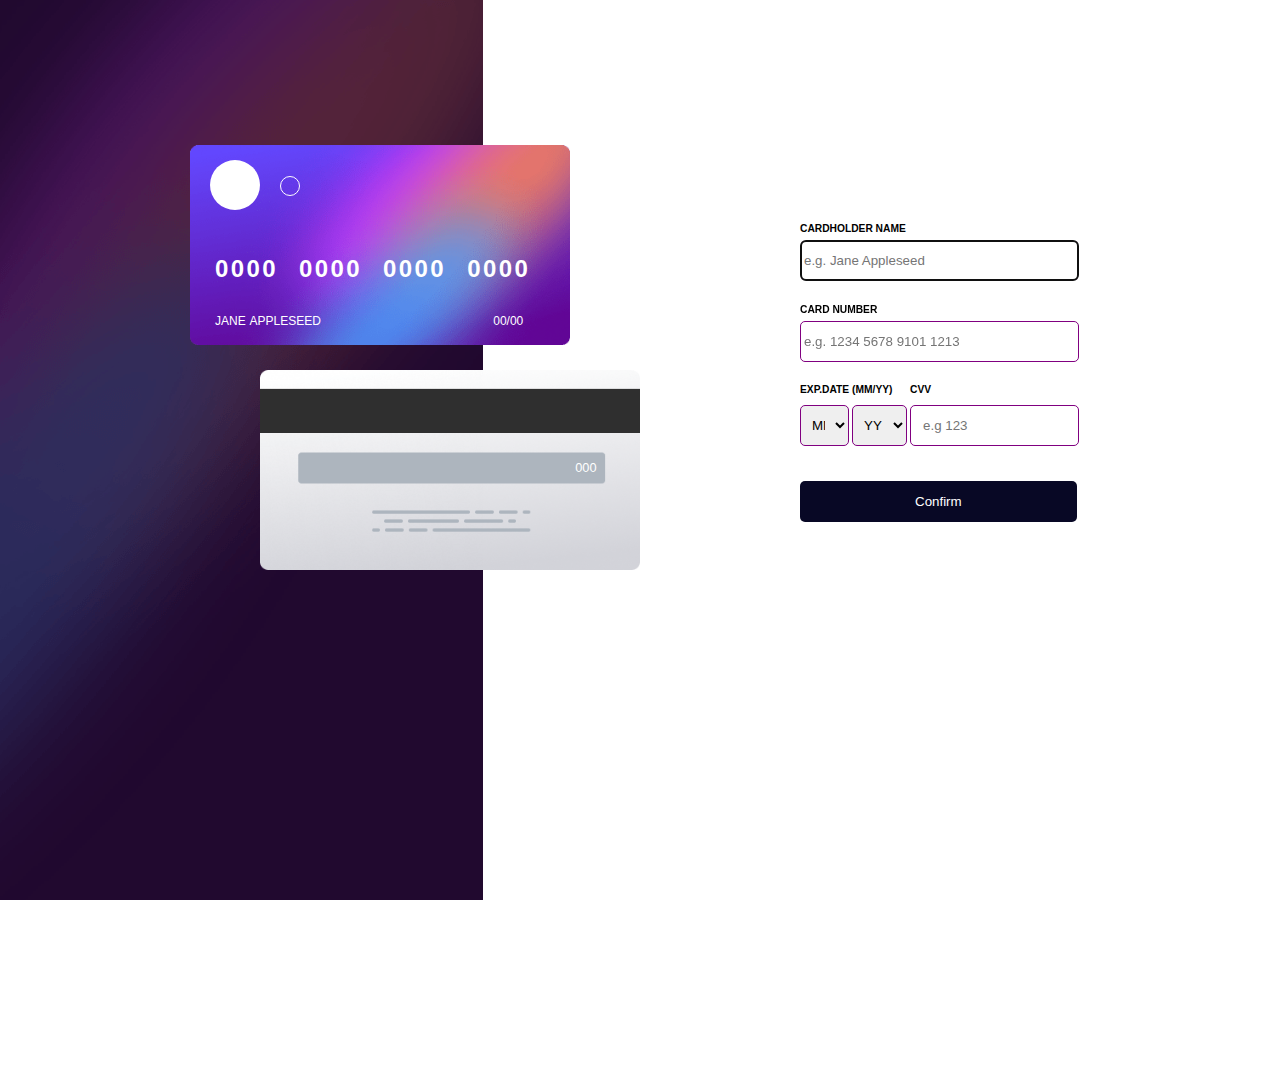
<file: index.html>
<!DOCTYPE html>
<html lang="en">
<head>
    <meta charset="UTF-8">
    <meta name="viewport" content="width=device-width, initial-scale=1.0">
    <meta name="author" content="dev hassan">
    <meta name="description" content="interactive card details">
    <title>Interactive Card</title>
    <link rel="stylesheet" href="style.css">
    <link rel="icon" href="img/favicon-32x32.png">
</head>
<body>
    <form action="https//https://httpbin.org/get" method="get">
        <p class="tt">
            <label for="name">CARDHOLDER NAME</label>
            <input type="text" id="name" placeholder="e.g. Jane Appleseed" autocomplete="on" required autofocus>
        </p>
        <p class="tt">
            <label for="number">CARD NUMBER</label>
            <input type="number"  placeholder="e.g. 1234 5678 9101 1213" required>
        </p>
        <div class="fl">
         <div class="flexbox">
            <div class="inputBox">
                <span>EXP.DATE</span>
                <select name="" id="" class="month-input">
                    <option value="month" selected disabled>MM</option>
                    <option value="01">01</option>
                    <option value="02">02</option>
                    <option value="03">03</option>
                    <option value="04">04</option>
                    <option value="05">05</option>
                    <option value="06">06</option>
                    <option value="07">07</option>
                    <option value="08">08</option>
                    <option value="09">09</option>
                    <option value="10">10</option>
                    <option value="11">11</option>
                    <option value="12">12</option> 
                </select>
            </div>
         </div>
         <div class="flexbox">
            <div class="inputBox">
                <span>(MM/YY)</span>
                <select name="" id="" class="year-input">
                    <option value="year" selected disabled>YY</option>
                    <option value="2023">2023</option>
                    <option value="2024">2024</option>
                    <option value="2025">2025</option>
                    <option value="2026">2026</option>
                    <option value="2027">2027</option>
                    <option value="2028">2028</option>
                    <option value="2029">2029</option>
                    <option value="2030">2030</option>
                </select>
            </div>
         </div>
         <div class="inputBox">
            <span>CVV</span>
            <input type="text" maxlength="3" class="cvv-input" placeholder="e.g 123">
         </div>
        </div>
         <button>Confirm</button> 
    </form>
     

    <div class="card">
        <div class="number">
            <p>0000 0000 0000 0000 <br>
                <span class="name">JANE APPLESEED  &nbsp;&nbsp;&nbsp;&nbsp;&nbsp;&nbsp;&nbsp;&nbsp;&nbsp;&nbsp;&nbsp;&nbsp;&nbsp;&nbsp;&nbsp;&nbsp;&nbsp;&nbsp;&nbsp;&nbsp;&nbsp;&nbsp;&nbsp;&nbsp;&nbsp;&nbsp;&nbsp;&nbsp;&nbsp;&nbsp;&nbsp;&nbsp;&nbsp;&nbsp;&nbsp;&nbsp;&nbsp;00/00 </span></p>
     </div>
     
    <div class="cvv">
        <p>000</p>
 </div>
    <section class="front">
        <img src="img/bg-card-front.png" alt="front card">
        
    </section>
    <section class="circle">
        <div class="circle-1"></div>
        <div class="circle-2"></div>
    </section>
        
    <section class="back">
        <img src="img/bg-card-back.png" alt="back card">
    </section>
</div>
    
</body>
</html>
</file>
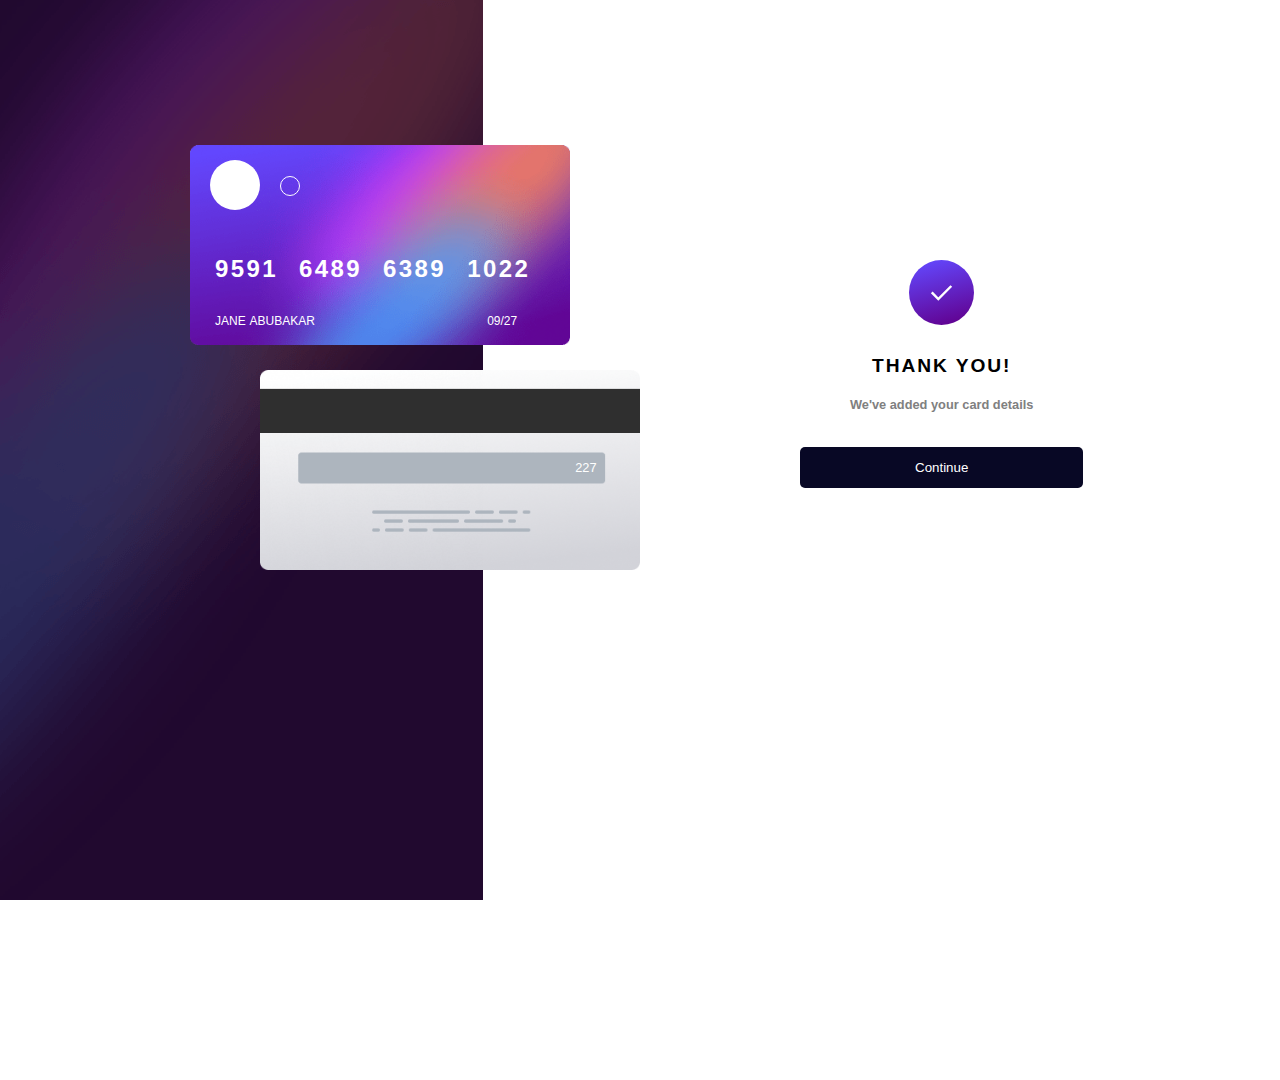
<file: about.html>
<!DOCTYPE html>
<html lang="en">
<head>
    <meta charset="UTF-8">
    <meta name="viewport" content="width=device-width, initial-scale=1.0">
    <meta name="author" content="dev hassan">
    <meta name="description" content="interactive card details">
    <title>Interactive Card</title>
    <link rel="stylesheet" href="style.css">
    <link rel="icon" href="img/favicon-32x32.png">
</head>
<body>
    <diV class="thanks">
        <img src="img/icon-complete.svg" alt="">
        <h2>THANK YOU!</h2>
        <P>We've added your card details</P>
        <button>Continue</button> 
        </diV>

    <div class="card">
        <div class="number">
            <p>9591 6489 6389 1022 <br>
                <span class="name">JANE ABUBAKAR  &nbsp;&nbsp;&nbsp;&nbsp;&nbsp;&nbsp;&nbsp;&nbsp;&nbsp;&nbsp;&nbsp;&nbsp;&nbsp;&nbsp;&nbsp;&nbsp;&nbsp;&nbsp;&nbsp;&nbsp;&nbsp;&nbsp;&nbsp;&nbsp;&nbsp;&nbsp;&nbsp;&nbsp;&nbsp;&nbsp;&nbsp;&nbsp;&nbsp;&nbsp;&nbsp;&nbsp;&nbsp;09/27 </span></p>
     </div>
     
    <div class="cvv">
        <p>227</p>
 </div>
    <section class="front">
        <img src="img/bg-card-front.png" alt="front card">
    </section>
    <section class="circle">
        <div class="circle-1"></div>
        <div class="circle-2"></div>
    </section>
        
    <section class="back">
        <img src="img/bg-card-back.png" alt="back card">
    </section>
</div>
    
</body>
</html>
</file>
<file: style.css>
*{
    margin: 0;
    padding: 0;
    box-sizing: border-box;
}

body{
    background-image: url(img/bg-main-desktop.png);
    background-repeat: no-repeat;   
    min-height: 120vh;
    z-index: 1;
    position: absolute;
    
    
}
.card{
    display: inline-flex;
    margin-top: 100px;
    column-gap: 10px;
    z-index: 2;

}

.front img{
    top: 145px;
    left: 190px;
    position: absolute;
    width: 380px;
    height: 200px;
}
.back img{
    top: 370px;
    left: 260px;
    position: absolute;
    width: 380px;
    height: 200px;
}
.circle{
   display: block;
}

.circle-1{
    background-color: #fff;
    width: 50px;
    height: 50px;
    border-radius: 50%;
    break-after: auto;
    display: grid;
    position: absolute;
    top: 160px;
    left: 210px;
    
}
.circle-2{
    border: 1px solid #fff;
    width: 20px;
    height: 20px;
    border-radius: 50%;
    break-after: auto;
    display: grid;
    position: absolute;
    top: 176px;
    left: 280px;
    
}

.card .number{
    
    z-index: 3;
    top: 145px;
    left: 215px;
    break-after: auto;
    position: relative;
    font-weight: bold;
    font-size: 1.5rem;
    font-family: Arial, Helvetica, sans-serif;
    letter-spacing: 0.1em;
    word-spacing: 0.5em;
    line-height: 2;
    color: #fff; 
}
.card .number p .name{
    font-weight: normal;
    font-family: Arial, Helvetica, sans-serif;
    color: #fff;
    font-size: 0.5em;
    letter-spacing: 0;
    word-spacing: 0.1em;
}


.card .cvv p{
    z-index: 3;
    top: 360px;
    left: 250px;
    break-after: auto;
    position: relative;;
    font-weight: normal;
    font-family: Arial, Helvetica, sans-serif;
    color: #fff;
    font-size: 0.8em;
}


form{
    top: 220px;
    left: 800px;
    break-after: auto;
    position: absolute;
    font-weight: normal;
    font-family: Arial, Helvetica, sans-serif;
    color: #000;
    font-size: 0.8em;
}
label{
    font-size: 0.8em;
    font-weight: bold;
    
}

form  .inputBox span{
    display: block;
    
}

form .inputBox select{
    width: 100%;
    padding: 11px 7px 11px 7px;
    border-radius: 5px;
    border: 1px solid purple;
    color: #000;
}
form .fl{
    display: flex;
    justify-content:flex-start;
    align-content: center;
    gap: 3px;
}


form .inputBox input{
    width: 100%;
    padding: 12px;
    border-radius: 5px;
    border: 1px solid purple;
    color: #000; 
}


span{
    font-size: 0.8em;
    font-weight: bold;
    margin-top: 2px;
    margin-bottom: 10px;    
}

.tt input{
    margin-top: 5px;
}

input{
    margin-bottom: 20px;
    padding: 12px 97px 12px 3px;
    border-radius: 5px;
    border: 1px solid purple;
}

    
button{
    margin-top: 15px;
    padding: 13px 115px 13px 115px;
    border: none;
    border-radius: 5px;
    background-color: rgb(8, 8, 37);
    color: #fff;
    cursor: grab;
}


a{
    text-decoration: none;
    color: #fff;
}
a:visited {
    color: #fff;
}

a:hover {
    color: #fff;
}

a:active {
    color: #000;
}
/* second page */
.thanks{
    top: 260px;
    left: 800px;
    break-after: auto;
    position: absolute;
    font-weight: normal;
    font-family: Arial, Helvetica, sans-serif;
    color: #000;
    font-size: 0.8em;
    display: grid;
    grid-row: auto;
    place-items: center;
}

.thanks img{
    width: 65px;
    height: 65px;
    margin-bottom: 30px;
}

.thanks h2{
    letter-spacing: 0.1em;
    font-weight: bold;
    margin-bottom: 20px;

}
.thanks p{
    font-weight: bold;
    font-size: 1em;
    margin-bottom: 20px;
    color: gray;

}

.thanks button{
    cursor:grab;
}


/* || MOBILE DEVIC */
@media screen and (max-width: 481px){
    body{
        background-image: url(img/bg-main-mobile.png);
        background-repeat: no-repeat;   
        min-height: 50vh;           
        position: absolute;
        z-index: 1;
    }

    .back img{
       position: fixed;
       top: 40px;
       left: 55px;
       width: 300px;
       height: 150px;
       
    }

    .front img{
        z-index: 3;
        position: fixed;
        top: 132px;
        left: 10px;
        width: 300px;
        height: 170px;
        
    }
    .circle-1{
        z-index: 4;
        background-color: #fff;
        width: 40px;
        height: 40px;
        border-radius: 50%;
        break-after: auto;
        display: grid;
        position: fixed;
        top: 150px;
        left: 50px;
        
    }
    .circle-2{
        z-index: 4;
        border: 1px solid #fff;
        width: 15px;
        height: 15px;
        border-radius: 50%;
        break-after: auto;
        display: grid;
        position: fixed;
        top: 164px;
        left: 105px;
        
    }
    .card .number{
    
        z-index: 4;
        top: 210px;
        left: 45px;
        break-after: auto;
        position: fixed;
        font-weight: bold;
        font-size: 1.2rem;
        font-family: Arial, Helvetica, sans-serif;
        letter-spacing: 0.1em;
        word-spacing: 0.2em;
        line-height: 2;
        color: #fff; 
    }
    .card .number p .name{
        font-weight: normal;
        font-family: Arial, Helvetica, sans-serif;
        color: #fff;
        font-size: 0.5em;
        letter-spacing: 0;
        word-spacing: 0.08em;
    }
    .card .cvv p{
        z-index: 4;
        top: 110px;
        left: 300px;
        break-after: auto;
        position: fixed;
        font-weight: normal;
        font-family: Arial, Helvetica, sans-serif;
        color: #fff;
        font-size: 0.8em;
    }
    
    
    form{
        top: 360px;
        left: 10px;
        break-after: auto;
        position: relative;
        font-weight: normal;
        font-family: Arial, Helvetica, sans-serif;
        color: #000;
        font-size: 0.8em;
    }
    label{
        font-size: 1.2em;
        font-weight: bold;
        
    }
    
        form .inputBox select{
        width:100%;
        padding: 15px 7px 15px 7px;
        border-radius: 5px;
        border: 1px solid purple;
        color: #000;
    }
        
    form .inputBox input{
        width: 100%;
        padding: 15px;
        border-radius: 5px;
        border: 1px solid purple;
        color: #000; 
    }
    
    span{
        font-size: 1.2em;
        font-weight: bold;
        margin-top: 2px;
        margin-bottom: 10px;    
    }
    
  
    input{
        margin-bottom: 30px;
        padding: 15px 160px 15px 20px;
        border-radius: 5px;
        border: 1px solid purple;
    }
    
        
    button{
        margin-top: 15px;
        padding: 20px 150px 20px 150px;
        border: none;
        border-radius: 5px;
        background-color: rgb(8, 8, 37);
        color: #fff;
        cursor: grab;
    }
    .thanks{
        top: 350px;
        left: 10px;
        break-after: auto;
        position: absolute;
        font-weight: normal;
        font-family: Arial, Helvetica, sans-serif;
        color: #000;
        font-size: 0.8em;
        display: grid;
        grid-row: auto;
        place-items: center;
    }
    
    .thanks img{
        width: 80px;
        height: 80px;
        margin-bottom: 60px;
    }
    
    .thanks h2{
        letter-spacing: 0.1em;
        font-weight: bold;
        font-size: 32px;
        margin-bottom: 20px;
    
    }
    .thanks p{
        font-weight: bold;
        font-size: 1.5em;
        margin-bottom: 30px;
        color: gray;
    
    }
    
    .thanks button{
        cursor:grab;
    }
    
          
}
</file>
